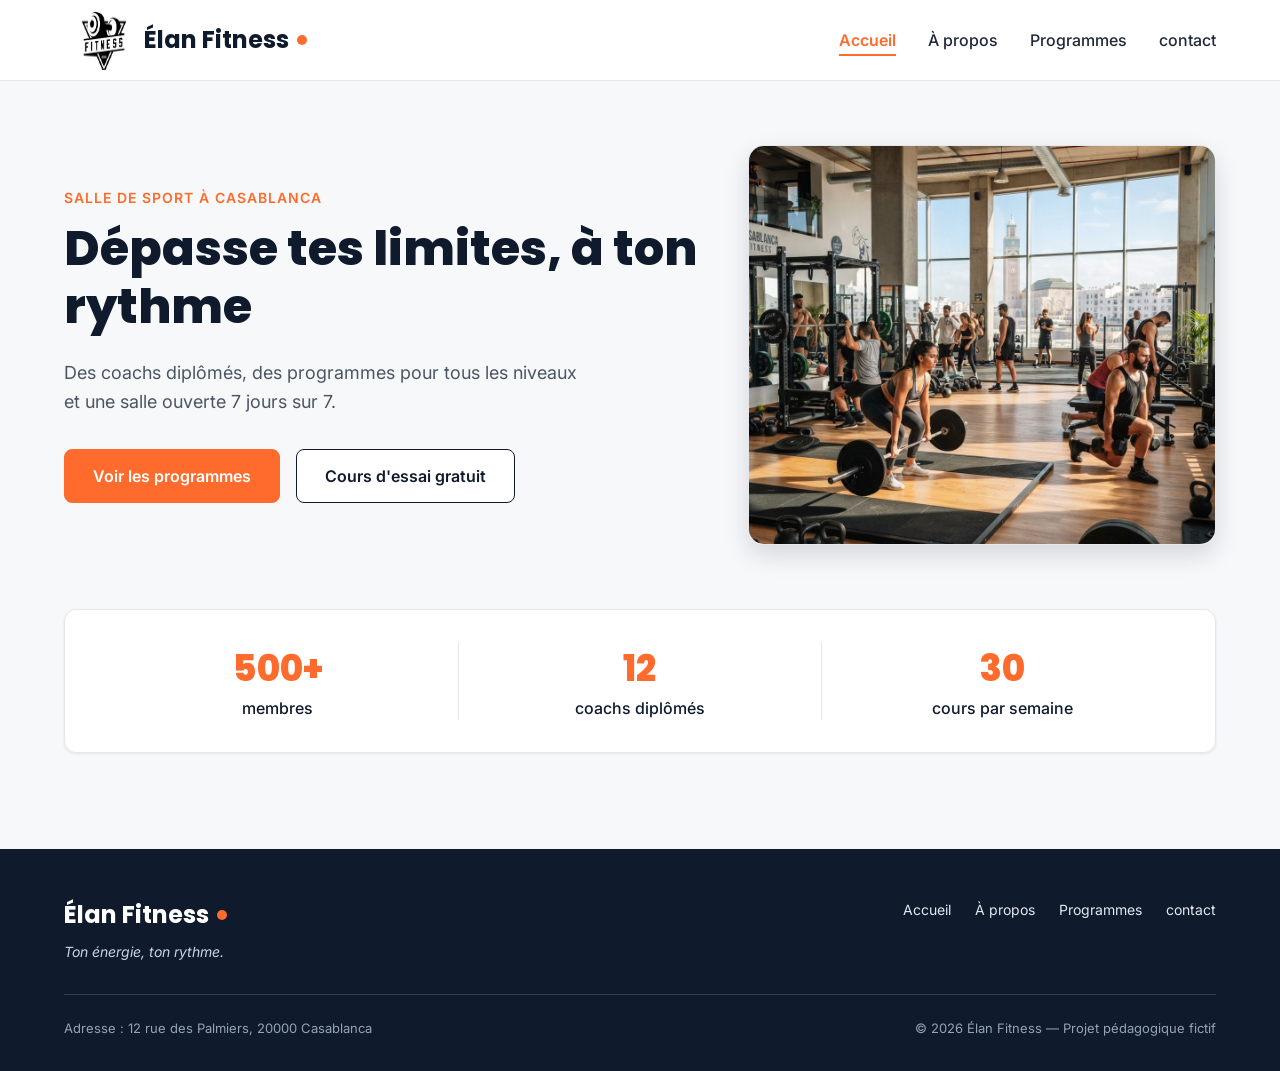
<file: index.html>
<!DOCTYPE html>
<html lang="fr">
<head>
  <meta charset="UTF-8">
  <meta name="viewport" content="width=device-width, initial-scale=1">
  <meta name="description" content="Élan Fitness, salle de sport à Casablanca : musculation, yoga, cardio et boxe fitness avec des coachs diplômés. Réservez votre cours d'essai gratuit.">
  <title>Élan Fitness | Salle de sport à Casablanca</title>

  <link rel="preconnect" href="https://fonts.googleapis.com">
  <link rel="preconnect" href="https://fonts.gstatic.com" crossorigin>
  <link href="https://fonts.googleapis.com/css2?family=Inter:wght@400;500;600&family=Poppins:wght@600;700;800&display=swap" rel="stylesheet">

  <link rel="stylesheet" href="style.css">
</head>

<body>

  <header class="en-tete">
    <div class="conteneur en-tete-contenu">
    <a href="index.html" class="logo"><img src="./img/logo.jfif" width="80px" height="60px">
Élan Fitness</a>
      <nav aria-label="Navigation principale">
        <ul class="menu">
          <li><a href="index.html" class="lien-actif">Accueil</a></li>
          <li><a href="a-proposH.html">À propos</a></li>
          <li><a href="programmesH.html">Programmes</a></li>
          <li><a href="contactH.html">contact</a></li>
        </ul>
      </nav>
    </div>
  </header>

  <main>

    <section id="accueil" class="hero">
      <div class="conteneur">

        <div class="hero-contenu">
          <div class="hero-texte">
            <p class="sur-titre">Salle de sport à Casablanca</p>
            <h1>Dépasse tes limites, à ton rythme</h1>
            <p class="hero-description">
              Des coachs diplômés, des programmes pour tous les niveaux et une salle ouverte 7 jours sur 7.
            </p>
            <div class="boutons">
              <a href="programmesH.html" class="bouton bouton-principal">Voir les programmes</a>
              <a href="contactH.html" class="bouton bouton-secondaire">Cours d'essai gratuit</a>
            </div>
          </div>

          <img class="hero-image" src="img/hero.jpg" alt="Des personnes s'entraînent dans une salle de sport lumineuse à Casablanca">
        </div>

        <div class="chiffres">
          <div class="chiffre">
            <p class="chiffre-nombre">500+</p>
            <p>membres</p>
          </div>
          <div class="chiffre">
            <p class="chiffre-nombre">12</p>
            <p>coachs diplômés</p>
          </div>
          <div class="chiffre">
            <p class="chiffre-nombre">30</p>
            <p>cours par semaine</p>
          </div>
        </div>

      </div>
    </section>
  </main>

  <footer class="pied-de-page">
    <div class="conteneur">

      <div class="pied-haut">
        <div>
          <p class="logo logo-clair">Élan Fitness</p>
          <p class="slogan">Ton énergie, ton rythme.</p>
        </div>

        <nav aria-label="Navigation du pied de page">
          <ul class="menu menu-pied">
            <li><a href="index.html">Accueil</a></li>
            <li><a href="a-proposH.html">À propos</a></li>
            <li><a href="programmesH.html">Programmes</a></li>
            <li><a href="contactH.html">contact</a></li>
          </ul>
        </nav>
      </div>

      <div class="pied-bas">
        <p>Adresse : 12 rue des Palmiers, 20000 Casablanca</p>
        <p>&copy; 2026 Élan Fitness — Projet pédagogique fictif</p>
      </div>
      

    </div>
  </footer>

</body>
</html>
</file>
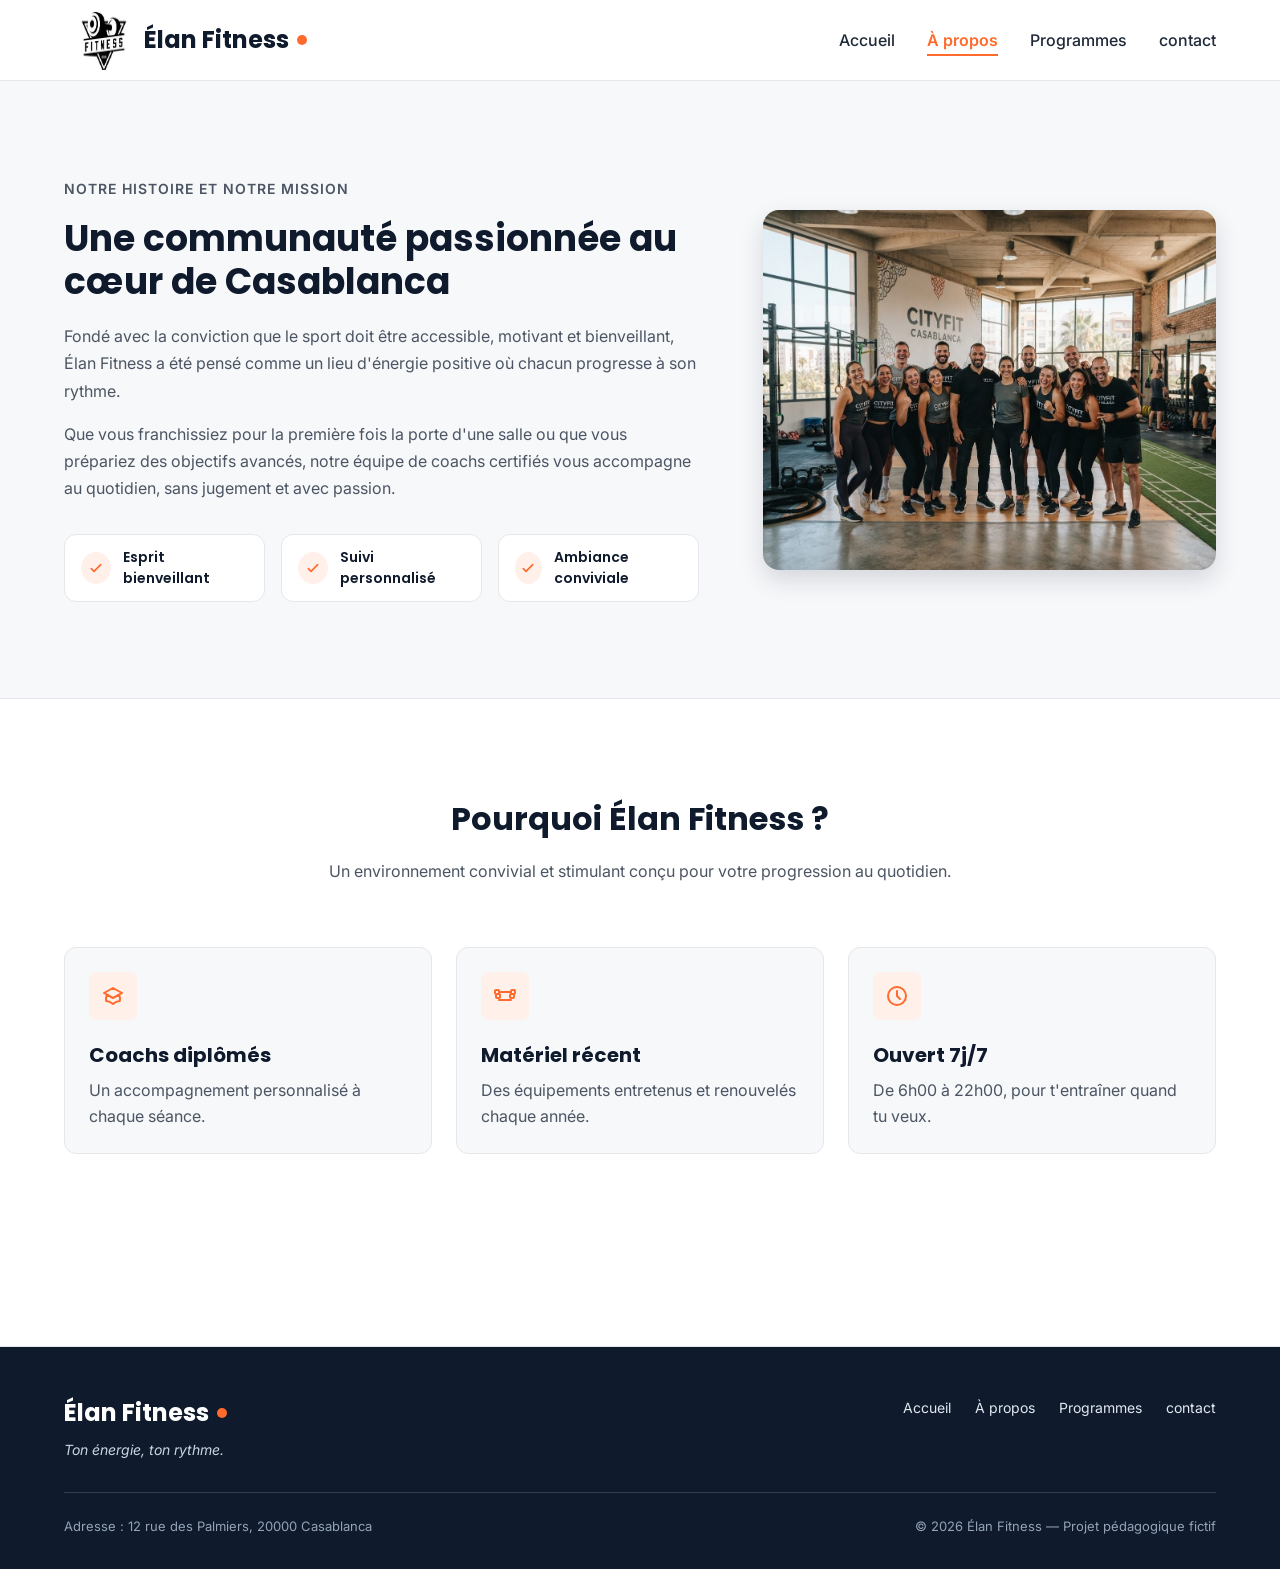
<file: a-proposH.html>
<!DOCTYPE html>
<html lang="fr">
<head>
  <meta charset="UTF-8">
  <meta name="viewport" content="width=device-width, initial-scale=1">
  <meta name="description" content="Élan Fitness, salle de sport à Casablanca : musculation, yoga, cardio et boxe fitness avec des coachs diplômés. Réservez votre cours d'essai gratuit.">
  <title>Élan Fitness | Salle de sport à Casablanca</title>

  <link rel="preconnect" href="https://fonts.googleapis.com">
  <link rel="preconnect" href="https://fonts.gstatic.com" crossorigin>
  <link href="https://fonts.googleapis.com/css2?family=Inter:wght@400;500;600&family=Poppins:wght@600;700;800&display=swap" rel="stylesheet">

  <link rel="stylesheet" href="style.css">
</head>

<body>

  <header class="en-tete">
    <div class="conteneur en-tete-contenu">
    <a href="indexHH.html" class="logo"><img src="./img/logo.jfif" width="80px" height="60px">
Élan Fitness</a>
      <nav aria-label="Navigation principale">
        <ul class="menu">
          <li><a href="index.html">Accueil</a></li>
          <li><a href="a-proposH.html" class="lien-actif">À propos</a></li>
          <li><a href="programmesH.html">Programmes</a></li>
          <li><a href="contactH.html">contact</a></li>
        </ul>
      </nav>
    </div>
  </header>

  <main>

    <section id="a-propos" class="section">
      <div class="conteneur apropos-contenu">

        <div class="apropos-texte">
          <p class="sur-titre">Notre histoire et notre mission</p>
          <h2>Une communauté passionnée au cœur de Casablanca</h2>
          <p>
            Fondé avec la conviction que le sport doit être accessible, motivant et bienveillant,
            Élan Fitness a été pensé comme un lieu d'énergie positive où chacun progresse à son rythme.
          </p>
          <p>
            Que vous franchissiez pour la première fois la porte d'une salle ou que vous prépariez des
            objectifs avancés, notre équipe de coachs certifiés vous accompagne au quotidien, sans
            jugement et avec passion.
          </p>

          <ul class="valeurs">
            <li class="valeur">
              <div class="icone icone-petite"><img src="img/icone-check.svg" alt=""></div>
              <span>Esprit bienveillant</span>
            </li>
            <li class="valeur">
              <div class="icone icone-petite"><img src="img/icone-check.svg" alt=""></div>
              <span>Suivi personnalisé</span>
            </li>
            <li class="valeur">
              <div class="icone icone-petite"><img src="img/icone-check.svg" alt=""></div>
              <span>Ambiance conviviale</span>
            </li>
          </ul>
        </div>

        <img class="apropos-image" src="img/equipe.jpg" alt="L'équipe de coachs d'Élan Fitness réunie dans la salle">

      </div>
    </section>
          <section class="section section-blanche">
      <div class="conteneur">

        <div class="section-titre">
          <h2>Pourquoi Élan Fitness ?</h2>
          <p>Un environnement convivial et stimulant conçu pour votre progression au quotidien.</p>
        </div>

        <div class="cartes">
          <article class="carte carte-avantage">
            <div class="icone"><img src="img/icone-coach.svg" alt=""></div>
            <h3>Coachs diplômés</h3>
            <p>Un accompagnement personnalisé à chaque séance.</p>
          </article>

          <article class="carte carte-avantage">
            <div class="icone"><img src="img/icone-materiel.svg" alt=""></div>
            <h3>Matériel récent</h3>
            <p>Des équipements entretenus et renouvelés chaque année.</p>
          </article>

          <article class="carte carte-avantage">
            <div class="icone"><img src="img/icone-horloge.svg" alt=""></div>
            <h3>Ouvert 7j/7</h3>
            <p>De 6h00 à 22h00, pour t'entraîner quand tu veux.</p>
          </article>
        </div>
        <div class="formules">
      </div>
    </section>
  </main>

  <footer class="pied-de-page">
    <div class="conteneur">

      <div class="pied-haut">
        <div>
          <p class="logo logo-clair">Élan Fitness</p>
          <p class="slogan">Ton énergie, ton rythme.</p>
        </div>

        <nav aria-label="Navigation du pied de page">
          <ul class="menu menu-pied">
            <li><a href="index.html">Accueil</a></li>
            <li><a href="a-proposH.html">À propos</a></li>
            <li><a href="programmesH.html">Programmes</a></li>
            <li><a href="contactH.html">contact</a></li>
          </ul>
        </nav>
      </div>

      <div class="pied-bas">
        <p>Adresse : 12 rue des Palmiers, 20000 Casablanca</p>
        <p>&copy; 2026 Élan Fitness — Projet pédagogique fictif</p>
      </div>

    </div>
  </footer>

</body>
</html>
</file>
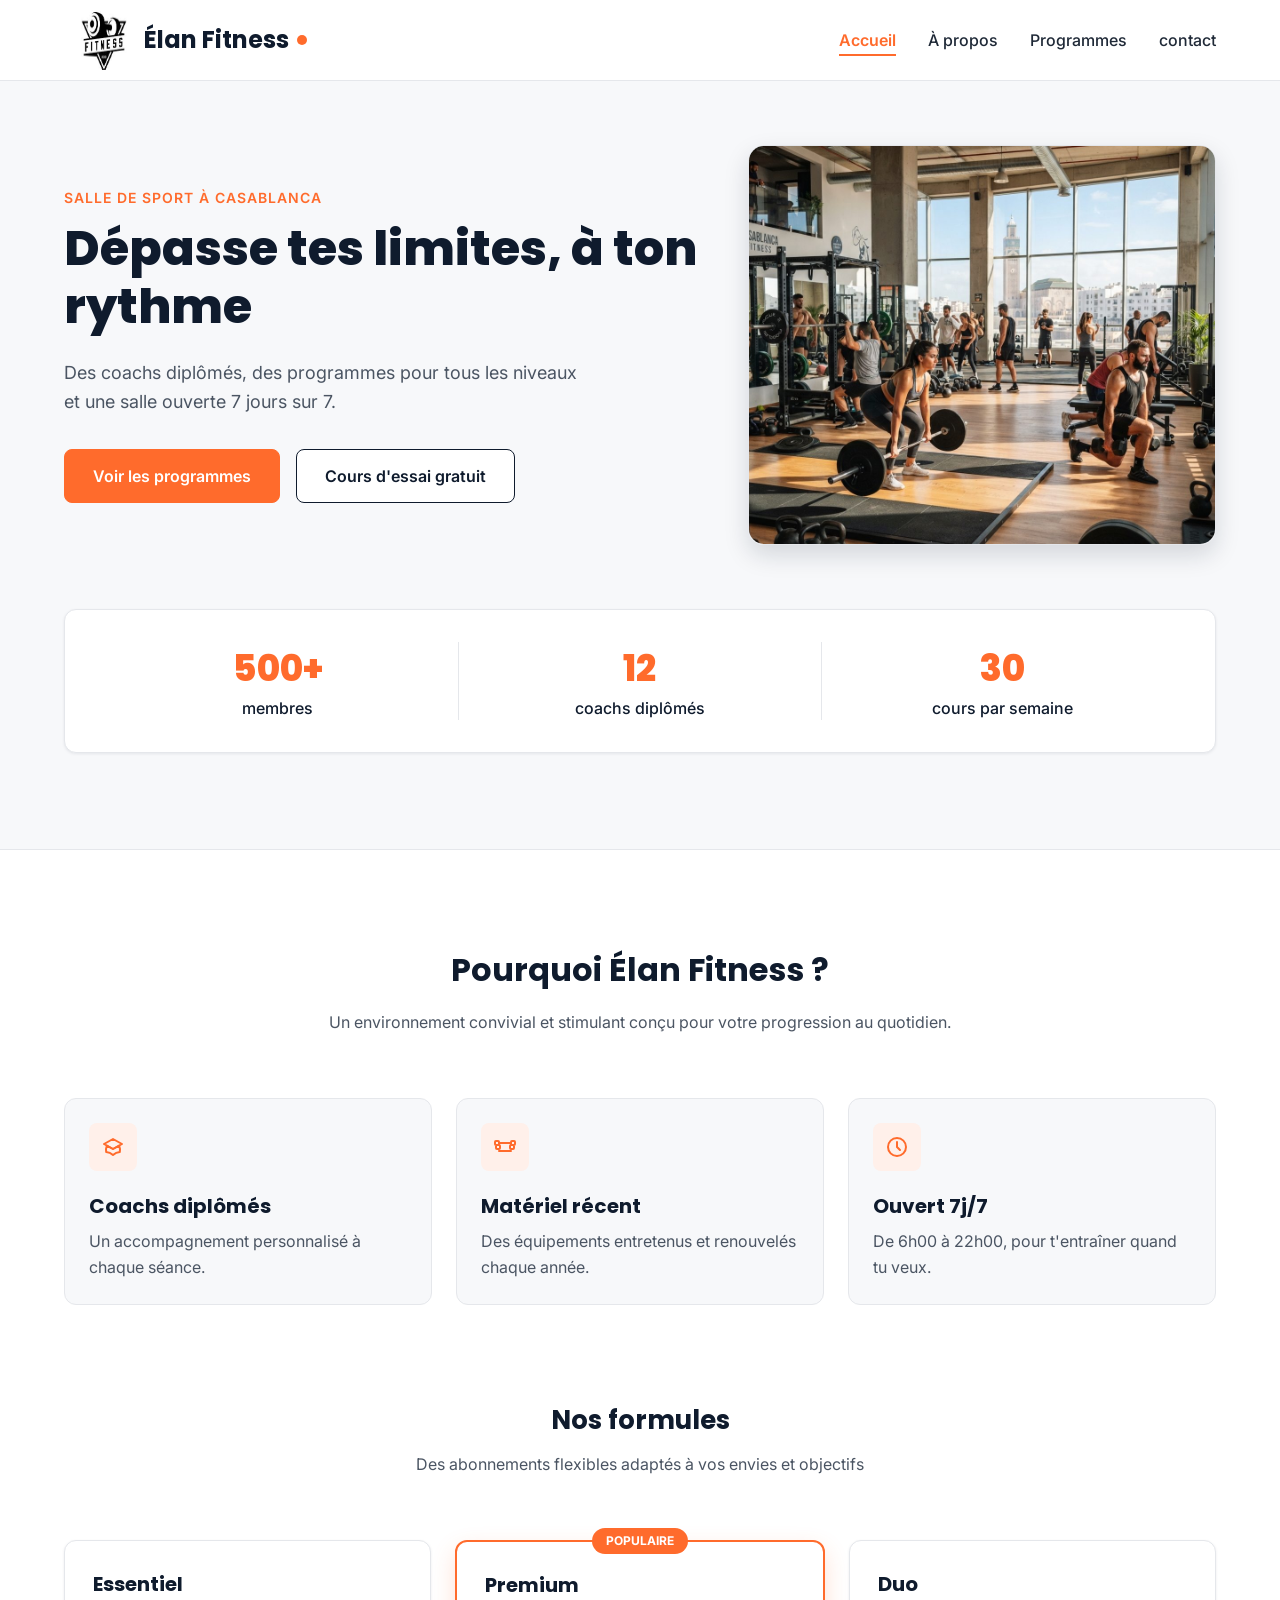
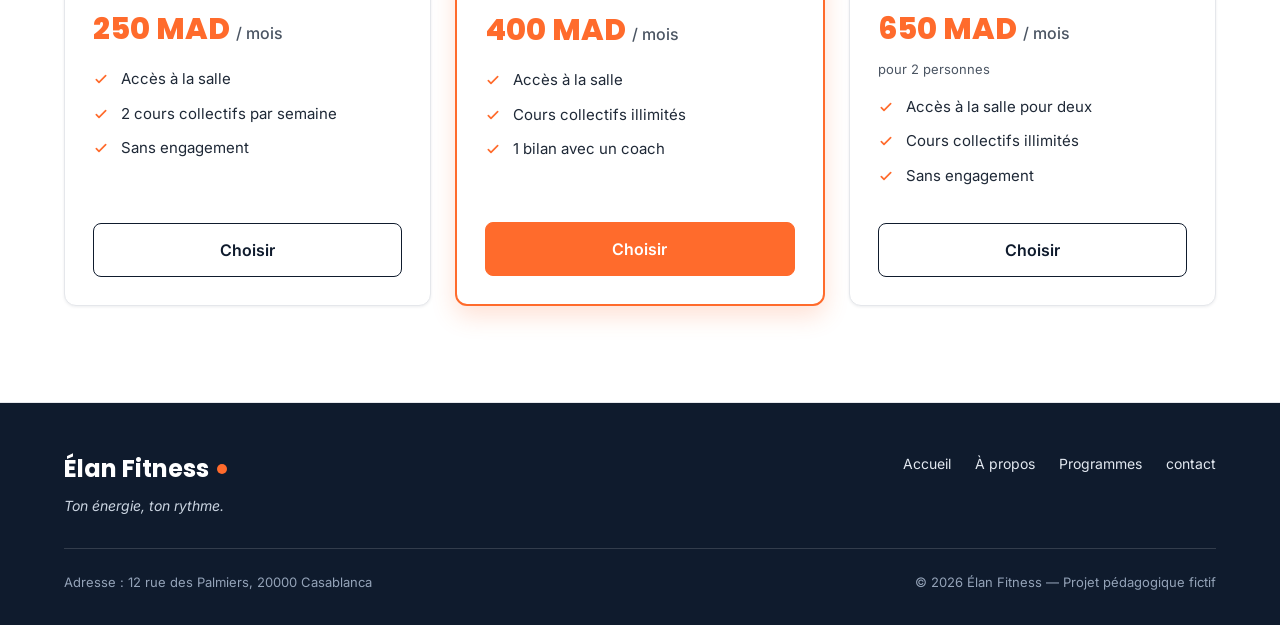
<file: accueilH.html>
<!DOCTYPE html>
<html lang="fr">
<head>
  <meta charset="UTF-8">
  <meta name="viewport" content="width=device-width, initial-scale=1">
  <meta name="description" content="Élan Fitness, salle de sport à Casablanca : musculation, yoga, cardio et boxe fitness avec des coachs diplômés. Réservez votre cours d'essai gratuit.">
  <title>Élan Fitness | Salle de sport à Casablanca</title>

  <link rel="preconnect" href="https://fonts.googleapis.com">
  <link rel="preconnect" href="https://fonts.gstatic.com" crossorigin>
  <link href="https://fonts.googleapis.com/css2?family=Inter:wght@400;500;600&family=Poppins:wght@600;700;800&display=swap" rel="stylesheet">

  <link rel="stylesheet" href="style.css">
</head>

<body>

  <header class="en-tete">
    <div class="conteneur en-tete-contenu">
    <a href="indexHH.html" class="logo"><img src="./img/logo.jfif" width="80px" height="60px">
Élan Fitness</a>
      <nav aria-label="Navigation principale">
        <ul class="menu">
          <li><a href="accueilH.html" class="lien-actif">Accueil</a></li>
          <li><a href="a-proposH.html">À propos</a></li>
          <li><a href="programmesH.html">Programmes</a></li>
          <li><a href="contactH.html">contact</a></li>
        </ul>
      </nav>
    </div>
  </header>

  <main>

    <section id="accueil" class="hero">
      <div class="conteneur">

        <div class="hero-contenu">
          <div class="hero-texte">
            <p class="sur-titre">Salle de sport à Casablanca</p>
            <h1>Dépasse tes limites, à ton rythme</h1>
            <p class="hero-description">
              Des coachs diplômés, des programmes pour tous les niveaux et une salle ouverte 7 jours sur 7.
            </p>
            <div class="boutons">
              <a href="programmesH.html" class="bouton bouton-principal">Voir les programmes</a>
              <a href="contactH.html" class="bouton bouton-secondaire">Cours d'essai gratuit</a>
            </div>
          </div>

          <img class="hero-image" src="img/hero.jpg" alt="Des personnes s'entraînent dans une salle de sport lumineuse à Casablanca">
        </div>

        <div class="chiffres">
          <div class="chiffre">
            <p class="chiffre-nombre">500+</p>
            <p>membres</p>
          </div>
          <div class="chiffre">
            <p class="chiffre-nombre">12</p>
            <p>coachs diplômés</p>
          </div>
          <div class="chiffre">
            <p class="chiffre-nombre">30</p>
            <p>cours par semaine</p>
          </div>
        </div>

      </div>
    </section>

    <section class="section section-blanche">
      <div class="conteneur">

        <div class="section-titre">
          <h2>Pourquoi Élan Fitness ?</h2>
          <p>Un environnement convivial et stimulant conçu pour votre progression au quotidien.</p>
        </div>

        <div class="cartes">
          <article class="carte carte-avantage">
            <div class="icone"><img src="img/icone-coach.svg" alt=""></div>
            <h3>Coachs diplômés</h3>
            <p>Un accompagnement personnalisé à chaque séance.</p>
          </article>

          <article class="carte carte-avantage">
            <div class="icone"><img src="img/icone-materiel.svg" alt=""></div>
            <h3>Matériel récent</h3>
            <p>Des équipements entretenus et renouvelés chaque année.</p>
          </article>

          <article class="carte carte-avantage">
            <div class="icone"><img src="img/icone-horloge.svg" alt=""></div>
            <h3>Ouvert 7j/7</h3>
            <p>De 6h00 à 22h00, pour t'entraîner quand tu veux.</p>
          </article>
        </div>
        <div class="formules">

          <div class="section-titre">
            <h3>Nos formules</h3>
            <p>Des abonnements flexibles adaptés à vos envies et objectifs</p>
          </div>

          <div class="cartes">

            <article class="carte formule">
              <h4>Essentiel</h4>
              <p class="prix">250 MAD <span>/ mois</span></p>
              <ul class="formule-liste">
                <li>Accès à la salle</li>
                <li>2 cours collectifs par semaine</li>
                <li>Sans engagement</li>
              </ul>
              <a href="contactH.html" class="bouton bouton-secondaire">Choisir</a>
            </article>

            <article class="carte formule formule-populaire">
              <p class="badge-populaire">Populaire</p>
              <h4>Premium</h4>
              <p class="prix">400 MAD <span>/ mois</span></p>
              <ul class="formule-liste">
                <li>Accès à la salle</li>
                <li>Cours collectifs illimités</li>
                <li>1 bilan avec un coach</li>
              </ul>
              <a href="contactH.html" class="bouton bouton-principal">Choisir</a>
            </article>

            <article class="carte formule">
              <h4>Duo</h4>
              <p class="prix">650 MAD <span>/ mois</span></p>
              <p class="prix-note">pour 2 personnes</p>
              <ul class="formule-liste">
                <li>Accès à la salle pour deux</li>
                <li>Cours collectifs illimités</li>
                <li>Sans engagement</li>
              </ul>
              <a href="contactH.html" class="bouton bouton-secondaire">Choisir</a>
            </article>

          </div>

      </div>
    </section>

  </main>

  <footer class="pied-de-page">
    <div class="conteneur">

      <div class="pied-haut">
        <div>
          <p class="logo logo-clair">Élan Fitness</p>
          <p class="slogan">Ton énergie, ton rythme.</p>
        </div>

        <nav aria-label="Navigation du pied de page">
          <ul class="menu menu-pied">
            <li><a href="accueilH.html">Accueil</a></li>
            <li><a href="a-proposH.html">À propos</a></li>
            <li><a href="programmesH.html">Programmes</a></li>
            <li><a href="contactH.html">contact</a></li>
          </ul>
        </nav>
      </div>

      <div class="pied-bas">
        <p>Adresse : 12 rue des Palmiers, 20000 Casablanca</p>
        <p>&copy; 2026 Élan Fitness — Projet pédagogique fictif</p>
      </div>
      

    </div>
  </footer>

</body>
</html>
</file>
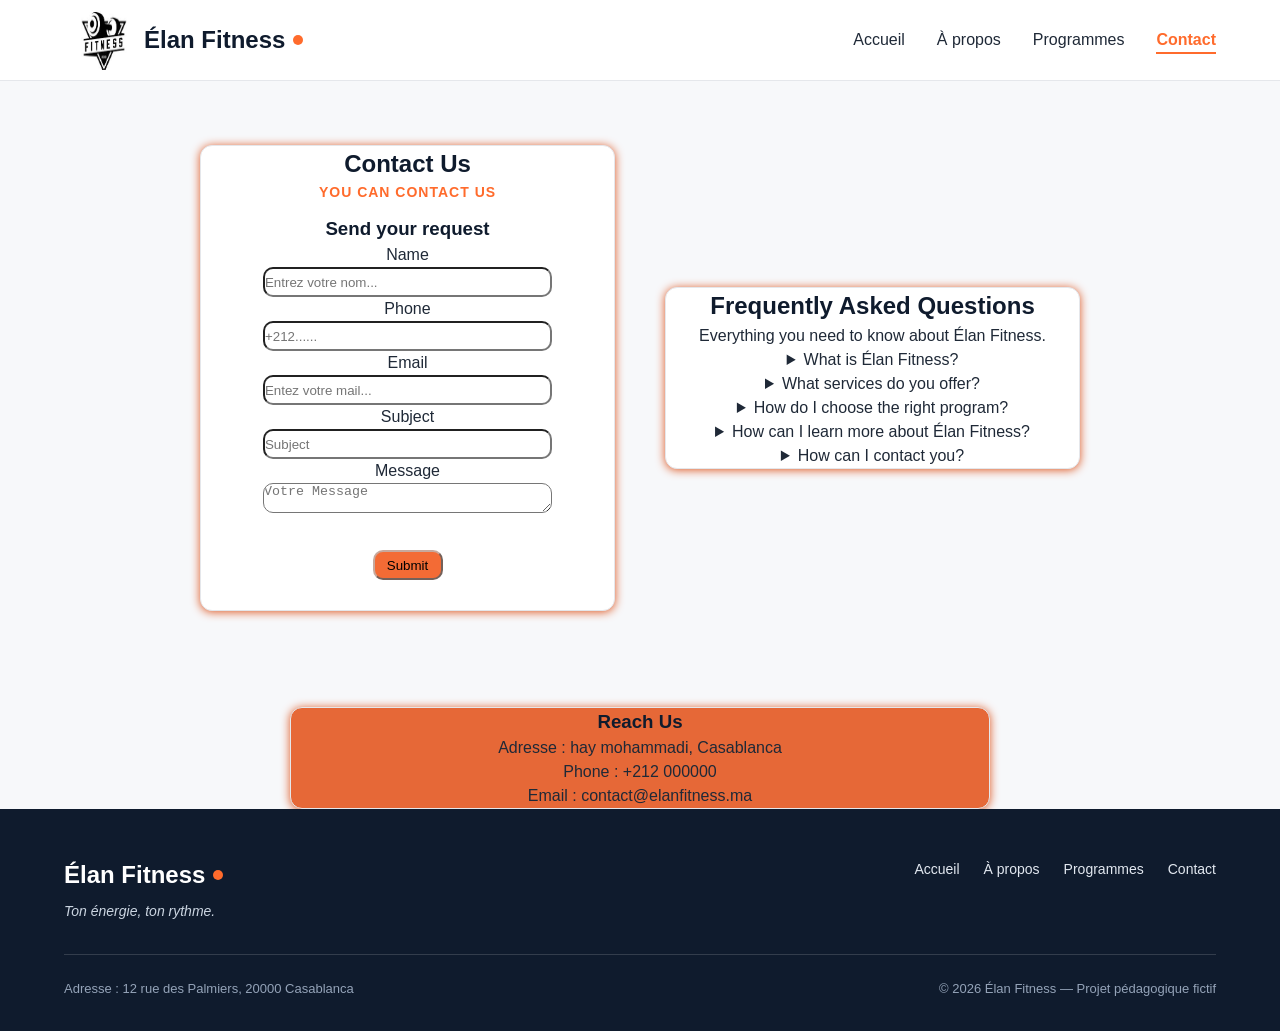
<file: contactH.html>
<!DOCTYPE html>
<html lang="fr">
<head>
  <meta charset="UTF-8">
  <meta name="viewport" content="width=device-width, initial-scale=1">
  <title>Contact us</title>
  <link rel="stylesheet" href="style.css">
</head>
<body>

  <header class="en-tete">
    <div class="conteneur en-tete-contenu">
    <a href="index.html" class="logo"><img src="./img/logo.jfif" width="80px" height="60px">
Élan Fitness</a>      
      <nav aria-label="Navigation principale">
        <ul class="menu">
          <li><a href="index.html">Accueil</a></li>
          <li><a href="a-proposH.html">À propos</a></li>
          <li><a href="programmesH.html">Programmes</a></li>
          <li><a href="contactH.html" class="lien-actif">Contact</a></li>
        </ul>
      </nav>
    </div>
  </header>
  
  
<center>
  <main class="container">
    <section class="hero">
    <div class="contact-box">
   
      <div class="contact-left">
    <h1>Contact Us</h1>
    <p class="sur-titre">You can contact us</p>
   
    
        <h3>Send your request</h3>
        <form>
          <div class="input-row">
            
              <label for="name">Name</label>
<center>              <input type="text" id="name" placeholder="Entrez votre nom...">
</center>            
            
              <label for="phone">Phone</label>
<center>              <input type="text" id="phone" placeholder="+212......">
</center>            
          
         
              <label for="email">Email</label>
<center>              <input type="email" id="email" placeholder="Entez votre mail...">
</center>            
           
           
              <label for="subject">Subject</label>
<center>              <input type="text" id="subject" placeholder="Subject">
</center>            
          </div>

          
            <label for="message">Message</label>
<center>            <textarea name="Message" id="" placeholder="Votre Message"></textarea>
</center>          
          <button type="submit" class="btn"> Submit </button>
          </div>
          
        
    <div class="faq-container">
            <h2>Frequently Asked Questions</h2>
            <p class="faq-intro">
      Everything you need to know about Élan Fitness.
    </p>
     <details class="faq-item">
      <summary>What is Élan Fitness?</summary>
      <p>
        Élan Fitness is a fitness space dedicated to sport,
        well-being, and helping you reach your personal goals.
      </p>
    </details>

    <details class="faq-item">
      <summary>What services do you offer?</summary>
      <p>
        Explore our programs and offers to find the activities
        that best match your fitness goals and needs.
      </p>
    </details>

    <details class="faq-item">
      <summary>How do I choose the right program?</summary>
      <p>
        Visit our Programs page to discover the available options
        and choose the one that suits your objectives.
      </p>
    </details>

    <details class="faq-item">
      <summary>How can I learn more about Élan Fitness?</summary>
      <p>
        Visit our About page to learn more about our vision,
        values, and approach to fitness.
      </p>
    </details>

    <details class="faq-item">
      <summary>How can I contact you?</summary>
      <p>
        Visit our Contact page to find our contact information
        and learn how to get in touch with our team.
      </p>
      
        </form>
      </div>
    </div>   
  
    
    </section>
     
  </main>

  
  
  <div class="contact-right">
        <h3>Reach Us</h3>
        <p>Adresse : hay mohammadi, Casablanca</p>
        <p>Phone : +212 000000</p>
        <p>Email : contact@elanfitness.ma</p>
      </div>
  </center>
  </div>

  <footer class="pied-de-page">
    <div class="conteneur">
      <div class="pied-haut">
        <div>
          <p class="logo logo-clair">Élan Fitness</p>
          <p class="slogan">Ton énergie, ton rythme.</p>
        </div>
        <nav aria-label="Navigation du pied de page">
          <ul class="menu menu-pied">
            <li><a href="index.html">Accueil</a></li>
            <li><a href="a-proposH.html">À propos</a></li>
            <li><a href="programmesH.html">Programmes</a></li>
            <li><a href="contactH.html">Contact</a></li>
          </ul>
        </nav>
      </div>
      <div class="pied-bas">
        <p>Adresse : 12 rue des Palmiers, 20000 Casablanca</p>
        <p>&copy; 2026 Élan Fitness — Projet pédagogique fictif</p>
      </div>
    </div>
  </footer>

</body>
</html>
</file>
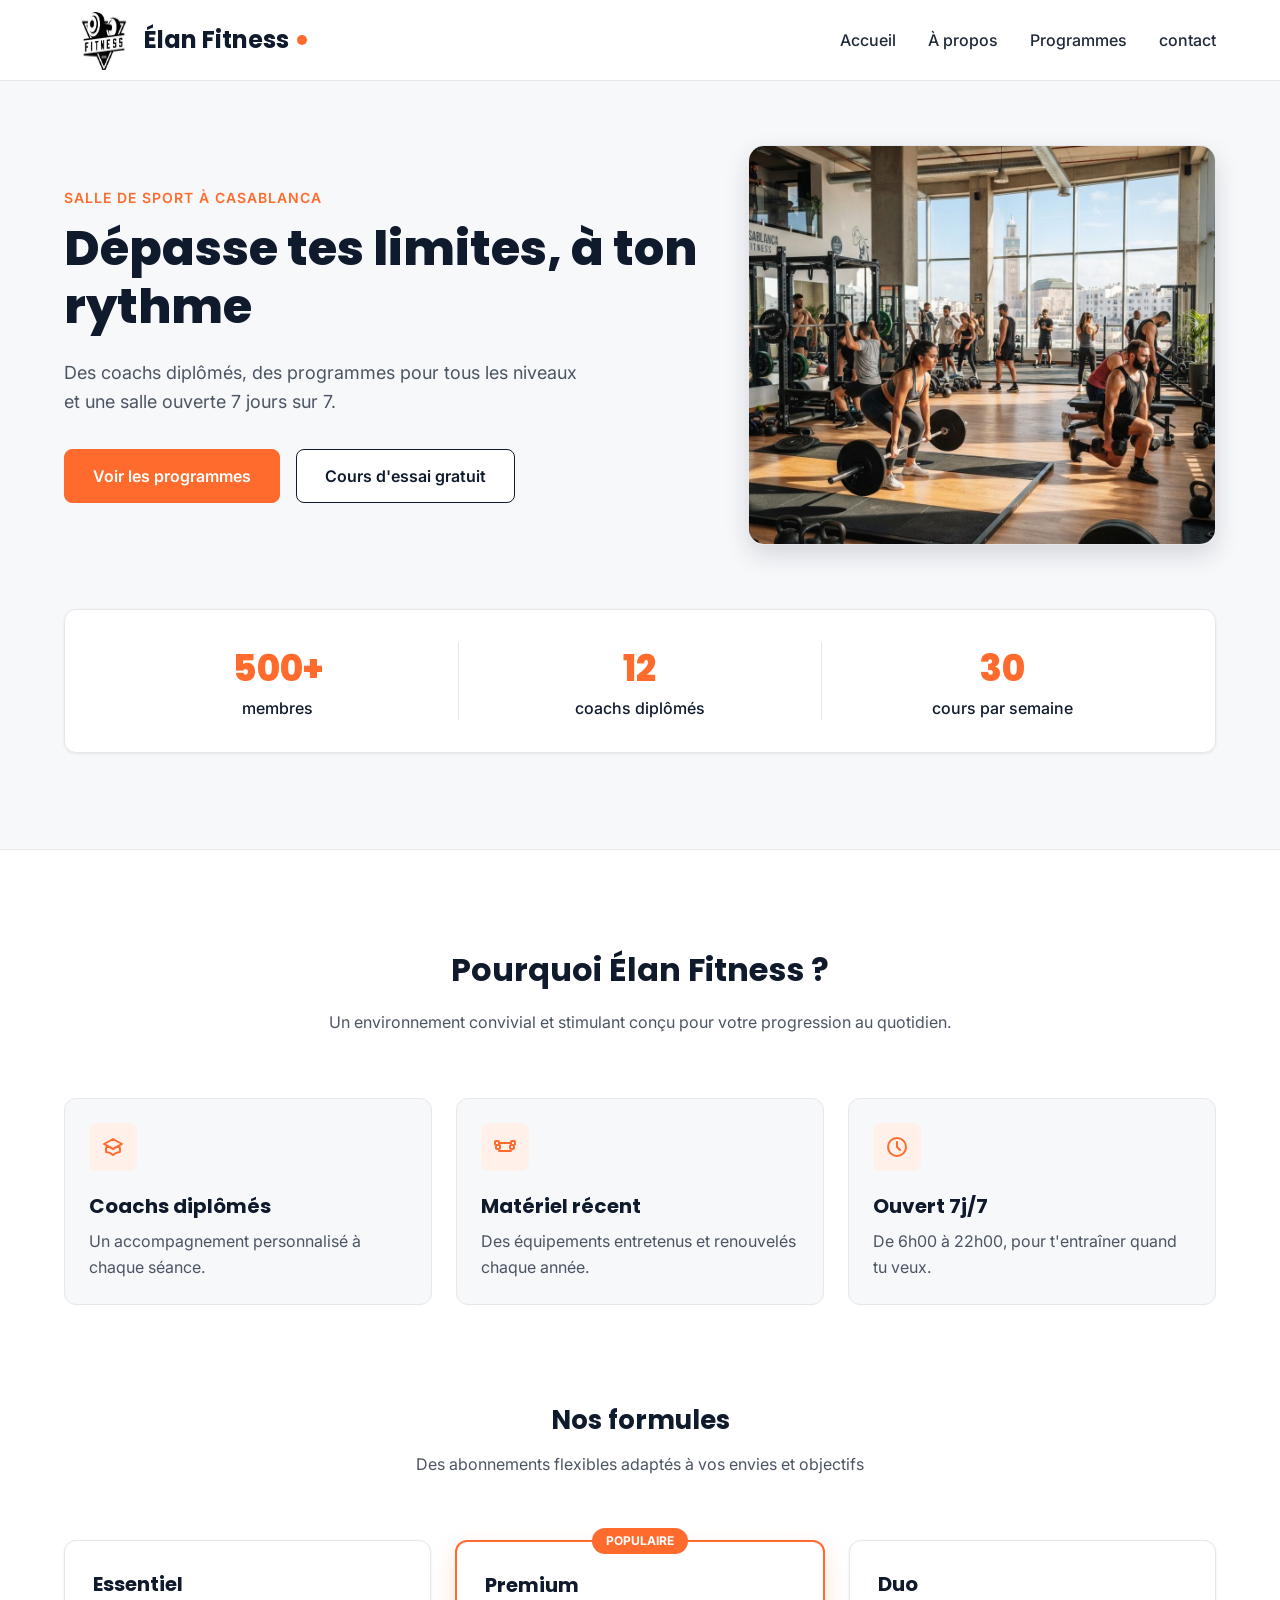
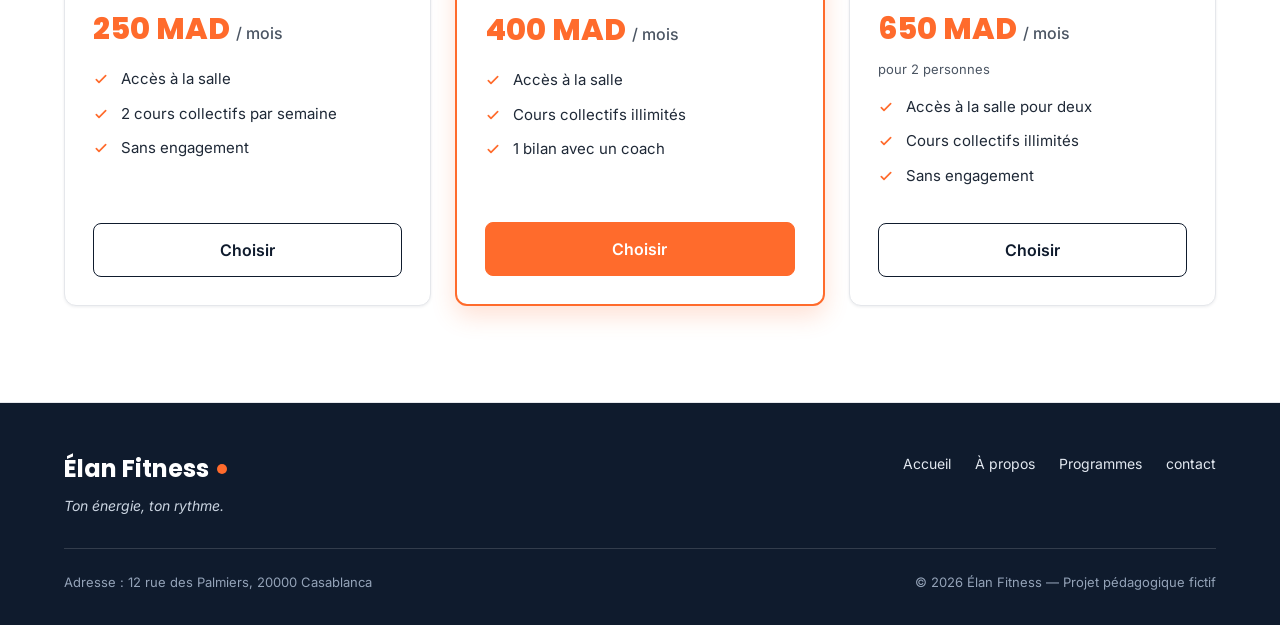
<file: indexHH.html>
<!DOCTYPE html>
<html lang="fr">
<head>
  <meta charset="UTF-8">
  <meta name="viewport" content="width=device-width, initial-scale=1">
  <meta name="description" content="Élan Fitness, salle de sport à Casablanca : musculation, yoga, cardio et boxe fitness avec des coachs diplômés. Réservez votre cours d'essai gratuit.">
  <title>Élan Fitness | Salle de sport à Casablanca</title>
  
  <link rel="preconnect" href="https://fonts.googleapis.com">
  <link rel="preconnect" href="https://fonts.gstatic.com" crossorigin>
  <link href="https://fonts.googleapis.com/css2?family=Inter:wght@400;500;600&family=Poppins:wght@600;700;800&display=swap" rel="stylesheet">

  <link rel="stylesheet" href="style.css">
</head>

<body>

  <header class="en-tete">
    <div class="conteneur en-tete-contenu">
    <a href="index.html" class="logo"><img src="./img/logo.jfif" width="80px" height="60px">Élan Fitness</a>

      <nav aria-label="Navigation principale">
        <ul class="menu">
          <li><a href="accueilH.html">Accueil</a></li>
          <li><a href="a-proposH.html">À propos</a></li>
          <li><a href="programmesH.html">Programmes</a></li>
          <li><a href="contactH.html">contact</a></li>
        </ul>
      </nav>
    </div>
  </header>

  <main>

    <section id="accueil" class="hero">
      <div class="conteneur">

        <div class="hero-contenu">
          <div class="hero-texte">
            <p class="sur-titre">Salle de sport à Casablanca</p>
            <h1>Dépasse tes limites, à ton rythme</h1>
            <p class="hero-description">
              Des coachs diplômés, des programmes pour tous les niveaux et une salle ouverte 7 jours sur 7.
            </p>
            <div class="boutons">
              <a href="programmesH.html" class="bouton bouton-principal">Voir les programmes</a>
              <a href="contactH.html" class="bouton bouton-secondaire">Cours d'essai gratuit</a>
            </div>
          </div>

          <img class="hero-image" src="img/hero.jpg" alt="Des personnes s'entraînent dans une salle de sport lumineuse à Casablanca">
        </div>

        <div class="chiffres">
          <div class="chiffre">
            <p class="chiffre-nombre">500+</p>
            <p>membres</p>
          </div>
          <div class="chiffre">
            <p class="chiffre-nombre">12</p>
            <p>coachs diplômés</p>
          </div>
          <div class="chiffre">
            <p class="chiffre-nombre">30</p>
            <p>cours par semaine</p>
          </div>
        </div>

      </div>
    </section>

    <section class="section section-blanche">
      <div class="conteneur">

        <div class="section-titre">
          <h2>Pourquoi Élan Fitness ?</h2>
          <p>Un environnement convivial et stimulant conçu pour votre progression au quotidien.</p>
        </div>

        <div class="cartes">
          <article class="carte carte-avantage">
            <div class="icone"><img src="img/icone-coach.svg" alt=""></div>
            <h3>Coachs diplômés</h3>
            <p>Un accompagnement personnalisé à chaque séance.</p>
          </article>

          <article class="carte carte-avantage">
            <div class="icone"><img src="img/icone-materiel.svg" alt=""></div>
            <h3>Matériel récent</h3>
            <p>Des équipements entretenus et renouvelés chaque année.</p>
          </article>

          <article class="carte carte-avantage">
            <div class="icone"><img src="img/icone-horloge.svg" alt=""></div>
            <h3>Ouvert 7j/7</h3>
            <p>De 6h00 à 22h00, pour t'entraîner quand tu veux.</p>
          </article>
        </div>
        <div class="formules">

          <div class="section-titre">
            <h3>Nos formules</h3>
            <p>Des abonnements flexibles adaptés à vos envies et objectifs</p>
          </div>

          <div class="cartes">

            <article class="carte formule">
              <h4>Essentiel</h4>
              <p class="prix">250 MAD <span>/ mois</span></p>
              <ul class="formule-liste">
                <li>Accès à la salle</li>
                <li>2 cours collectifs par semaine</li>
                <li>Sans engagement</li>
              </ul>
              <a href="contactH.html" class="bouton bouton-secondaire">Choisir</a>
            </article>

            <article class="carte formule formule-populaire">
              <p class="badge-populaire">Populaire</p>
              <h4>Premium</h4>
              <p class="prix">400 MAD <span>/ mois</span></p>
              <ul class="formule-liste">
                <li>Accès à la salle</li>
                <li>Cours collectifs illimités</li>
                <li>1 bilan avec un coach</li>
              </ul>
              <a href="contactH.html" class="bouton bouton-principal">Choisir</a>
            </article>

            <article class="carte formule">
              <h4>Duo</h4>
              <p class="prix">650 MAD <span>/ mois</span></p>
              <p class="prix-note">pour 2 personnes</p>
              <ul class="formule-liste">
                <li>Accès à la salle pour deux</li>
                <li>Cours collectifs illimités</li>
                <li>Sans engagement</li>
              </ul>
              <a href="contactH.html" class="bouton bouton-secondaire">Choisir</a>
            </article>

          </div>

      </div>
    </section>

   
  </main>

  <footer class="pied-de-page">
    <div class="conteneur">

      <div class="pied-haut">
        <div>
          <p class="logo logo-clair">Élan Fitness</p>
          <p class="slogan">Ton énergie, ton rythme.</p>
        </div>

        <nav aria-label="Navigation du pied de page">
          <ul class="menu menu-pied">
            <li><a href="accueilH.html">Accueil</a></li>
            <li><a href="a-proposH.html">À propos</a></li>
            <li><a href="programmesH.html">Programmes</a></li>
            <li><a href="contact.html">contact</a></li>
          </ul>
        </nav>
      </div>

      <div class="pied-bas">
        <p>Adresse : 12 rue des Palmiers, 20000 Casablanca</p>
        <p>&copy; 2026 Élan Fitness — Projet pédagogique fictif</p>
      </div>

    </div>
  </footer>

</body>
</html>
</file>
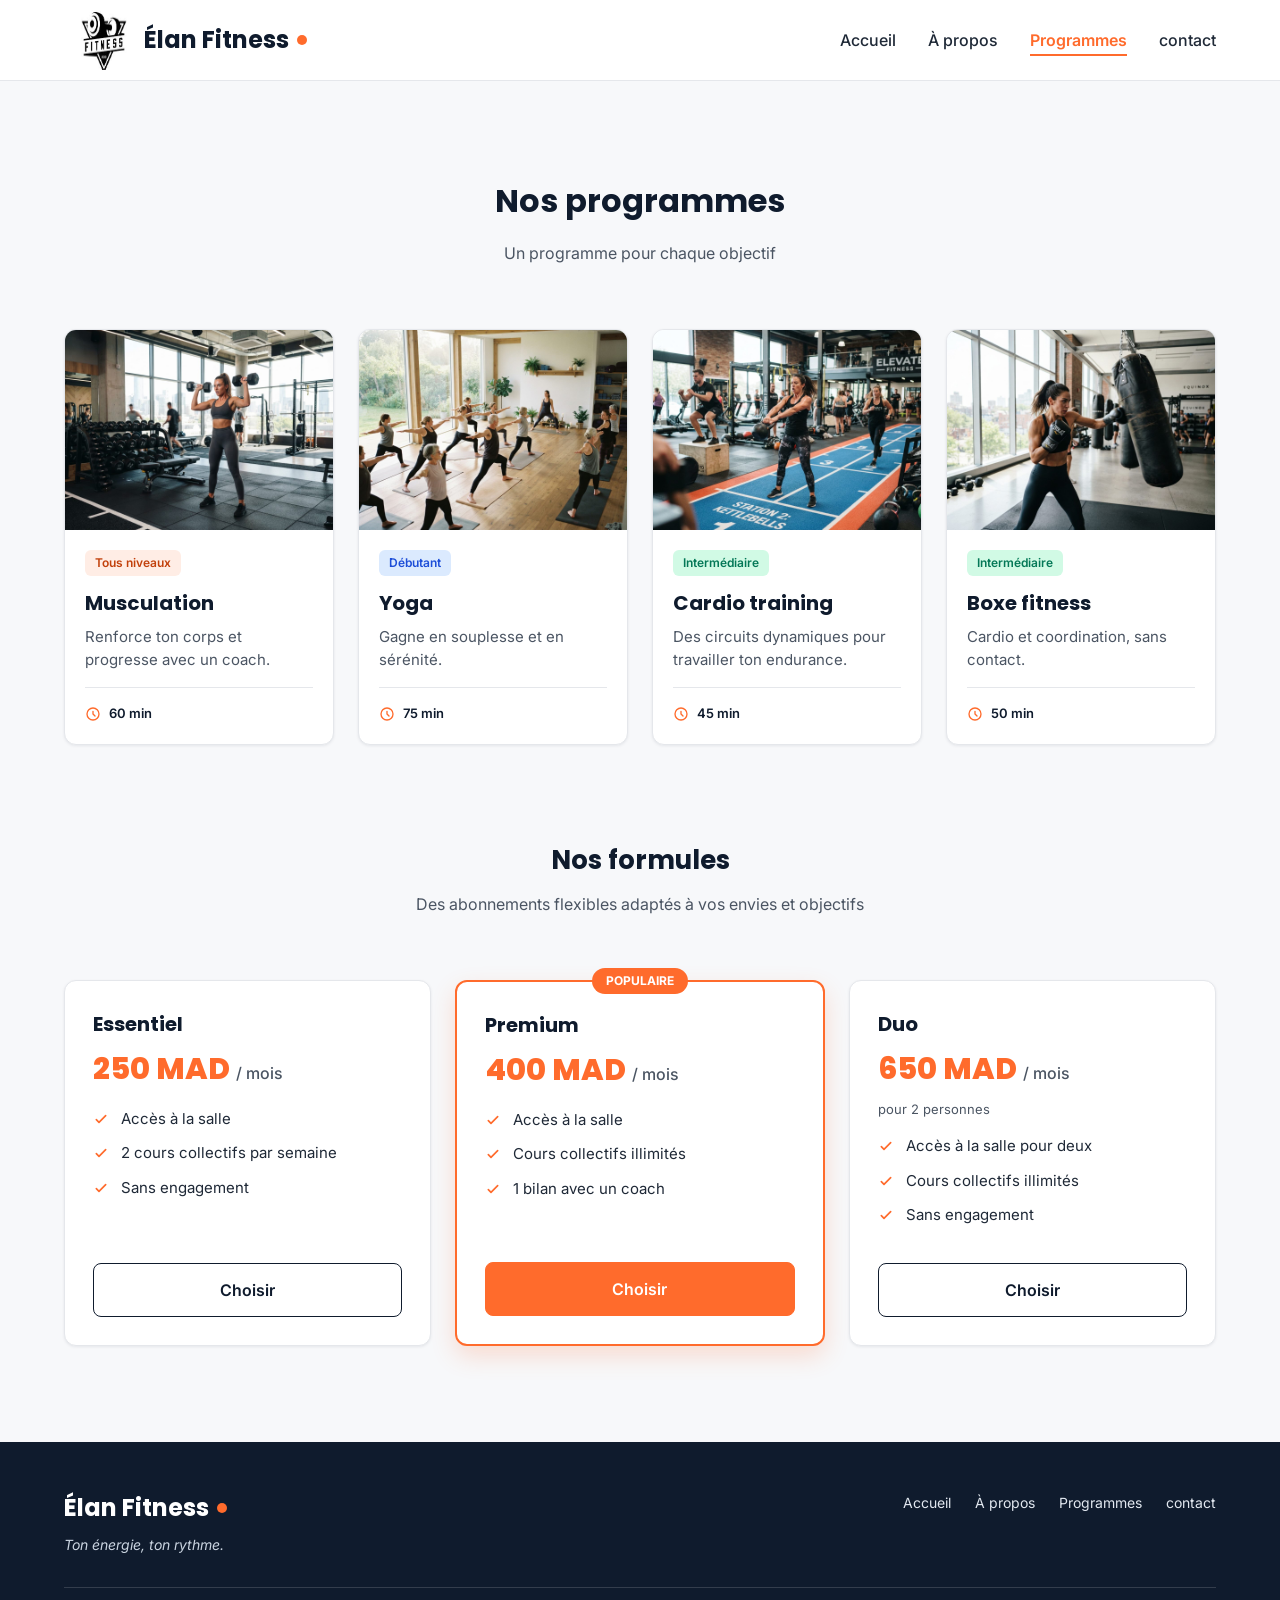
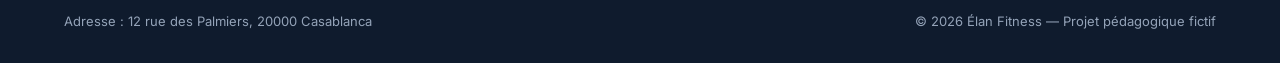
<file: programmesH.html>
<!DOCTYPE html>
<html lang="fr">
<head>
  <meta charset="UTF-8">
  <meta name="viewport" content="width=device-width, initial-scale=1">
  <meta name="description" content="Élan Fitness, salle de sport à Casablanca : musculation, yoga, cardio et boxe fitness avec des coachs diplômés. Réservez votre cours d'essai gratuit.">
  <title>Élan Fitness | Salle de sport à Casablanca</title>

  <link rel="preconnect" href="https://fonts.googleapis.com">
  <link rel="preconnect" href="https://fonts.gstatic.com" crossorigin>
  <link href="https://fonts.googleapis.com/css2?family=Inter:wght@400;500;600&family=Poppins:wght@600;700;800&display=swap" rel="stylesheet">

  <link rel="stylesheet" href="style.css">
</head>

<body>

  <header class="en-tete">
    <div class="conteneur en-tete-contenu">
    <a href="index.html" class="logo"><img src="./img/logo.jfif" width="80px" height="60px">
Élan Fitness</a>
      <nav aria-label="Navigation principale">
        <ul class="menu">
          <li><a href="index.html">Accueil</a></li>
          <li><a href="a-proposH.html">À propos</a></li>
          <li><a href="programmesH.html" class="lien-actif">Programmes</a></li>
          <li><a href="contactH.html">contact</a></li>
        </ul>
      </nav>
    </div>
  </header>

  <main>

    <section id="programmes" class="section">
      <div class="conteneur">

        <div class="section-titre">
          <h2>Nos programmes</h2>
          <p>Un programme pour chaque objectif</p>
        </div>

        <div class="cartes">

          <article class="carte carte-programme">
            <img src="img/musculation.jpg" alt="Une sportive soulève des haltères dans l'espace musculation">
            <div class="programme-corps">
              <span class="etiquette etiquette-orange">Tous niveaux</span>
              <h3>Musculation</h3>
              <p>Renforce ton corps et progresse avec un coach.</p>
              <p class="duree"><img src="img/icone-duree.svg" alt="">60 min</p>
            </div>
          </article>

          <article class="carte carte-programme">
            <img src="img/yoga.jpg" alt="Un groupe pratique le yoga sur des tapis dans une salle lumineuse">
            <div class="programme-corps">
              <span class="etiquette etiquette-bleue">Débutant</span>
              <h3>Yoga</h3>
              <p>Gagne en souplesse et en sérénité.</p>
              <p class="duree"><img src="img/icone-duree.svg" alt="">75 min</p>
            </div>
          </article>

          <article class="carte carte-programme">
            <img src="img/cardio.jpg" alt="Des sportifs suivent un circuit de cardio training avec des kettlebells">
            <div class="programme-corps">
              <span class="etiquette etiquette-verte">Intermédiaire</span>
              <h3>Cardio training</h3>
              <p>Des circuits dynamiques pour travailler ton endurance.</p>
              <p class="duree"><img src="img/icone-duree.svg" alt="">45 min</p>
            </div>
          </article>

          <article class="carte carte-programme">
            <img src="img/boxe.jpg" alt="Une sportive frappe un sac de frappe pendant un cours de boxe fitness">
            <div class="programme-corps">
              <span class="etiquette etiquette-verte">Intermédiaire</span>
              <h3>Boxe fitness</h3>
              <p>Cardio et coordination, sans contact.</p>
              <p class="duree"><img src="img/icone-duree.svg" alt="">50 min</p>
            </div>
          </article>

        </div>

        <div class="formules">

          <div class="section-titre">
            <h3>Nos formules</h3>
            <p>Des abonnements flexibles adaptés à vos envies et objectifs</p>
          </div>

          <div class="cartes">

            <article class="carte formule">
              <h4>Essentiel</h4>
              <p class="prix">250 MAD <span>/ mois</span></p>
              <ul class="formule-liste">
                <li>Accès à la salle</li>
                <li>2 cours collectifs par semaine</li>
                <li>Sans engagement</li>
              </ul>
              <a href="contactH.html" class="bouton bouton-secondaire">Choisir</a>
            </article>

            <article class="carte formule formule-populaire">
              <p class="badge-populaire">Populaire</p>
              <h4>Premium</h4>
              <p class="prix">400 MAD <span>/ mois</span></p>
              <ul class="formule-liste">
                <li>Accès à la salle</li>
                <li>Cours collectifs illimités</li>
                <li>1 bilan avec un coach</li>
              </ul>
              <a href="contactH.html" class="bouton bouton-principal">Choisir</a>
            </article>

            <article class="carte formule">
              <h4>Duo</h4>
              <p class="prix">650 MAD <span>/ mois</span></p>
              <p class="prix-note">pour 2 personnes</p>
              <ul class="formule-liste">
                <li>Accès à la salle pour deux</li>
                <li>Cours collectifs illimités</li>
                <li>Sans engagement</li>
              </ul>
              <a href="contactH.html" class="bouton bouton-secondaire">Choisir</a>
            </article>

          </div>
        </div>

      </div>
    </section>

  </main>

  <footer class="pied-de-page">
    <div class="conteneur">

      <div class="pied-haut">
        <div>
          <p class="logo logo-clair">Élan Fitness</p>
          <p class="slogan">Ton énergie, ton rythme.</p>
        </div>

        <nav aria-label="Navigation du pied de page">
          <ul class="menu menu-pied">
            <li><a href="index.html">Accueil</a></li>
            <li><a href="a-proposH.html">À propos</a></li>
            <li><a href="programmesH.html">Programmes</a></li>
            <li><a href="contactH.html">contact</a></li>
          </ul>
        </nav>
      </div>

      <div class="pied-bas">
        <p>Adresse : 12 rue des Palmiers, 20000 Casablanca</p>
        <p>&copy; 2026 Élan Fitness — Projet pédagogique fictif</p>
      </div>

    </div>
  </footer>

</body>
</html>
</file>
<file: style.css>
* {
  box-sizing: border-box;
  margin: 0;
  padding: 0;
}

html {
  scroll-behavior: smooth;
}

body {
  font-family: 'Inter', Arial, sans-serif;
  font-size: 16px;
  line-height: 1.5;
  color: #1F2937;
  background-color: #F7F8FA;
}

h1, h2, h3, h4 {
  font-family: 'Poppins', Arial, sans-serif;
  color: #0F1B2D;
}

a {
  color: inherit;
  text-decoration: none;
}

ul {
  list-style: none;
}

img {
  display: block;
  max-width: 100%;
}

a:focus-visible,
button:focus-visible {
  outline: 3px solid #FF6B2C;
  outline-offset: 2px;
}

.conteneur {
  width: 100%;
  max-width: 1200px;
  margin: 0 auto;
  padding: 0 24px;
}

.section {
  padding: 96px 0;
}

.section-blanche {
  background-color: #FFFFFF;
  border-top: 1px solid #E5E7EB;
  border-bottom: 1px solid #E5E7EB;
}

.section-titre {
  max-width: 640px;
  margin: 0 auto 64px;
  text-align: center;
}

.section-titre h2 {
  font-size: 32px;
  margin-bottom: 16px;
}

.section-titre h3 {
  font-size: 26px;
  margin-bottom: 12px;
}

.section-titre p {
  color: #4B5563;
}

.sur-titre {
  font-size: 14px;
  font-weight: 600;
  color: #FF6B2C;
  text-transform: uppercase;
  letter-spacing: 1px;
  margin-bottom: 12px;
}

.bouton {
  display: inline-block;
  padding: 14px 28px;
  border-radius: 8px;
  font-size: 16px;
  font-weight: 600;
  text-align: center;
  cursor: pointer;
}

.bouton-principal {
  background-color: #FF6B2C;
  border: 1px solid #FF6B2C;
  color: #FFFFFF;
}

.bouton-principal:hover {
  background-color: #F05817;
}

.bouton-secondaire {
  background-color: #FFFFFF;
  border: 1px solid #0F1B2D;
  color: #0F1B2D;
}

.bouton-secondaire:hover {
  background-color: #F3F4F6;
}

.cartes {
  display: flex;
  gap: 24px;
}

.carte {
  flex: 1;
  background-color: #FFFFFF;
  border: 1px solid #E5E7EB;
  border-radius: 12px;
  box-shadow: 0 1px 3px rgba(15, 27, 45, 0.08);
}

.icone {
  width: 48px;
  height: 48px;
  background-color: #FFF0EA;
  border-radius: 8px;
  display: flex;
  align-items: center;
  justify-content: center;
}

.icone img {
  width: 24px;
  height: 24px;
}

.icone-petite {
  width: 32px;
  height: 32px;
  border-radius: 50%;
}

.icone-petite img {
  width: 16px;
  height: 16px;
}

.en-tete {
  position: sticky;
  top: 0;
  z-index: 10;
  background-color: #FFFFFF;
  border-bottom: 1px solid #E5E7EB;
}

.en-tete-contenu {
  height: 80px;
  display: flex;
  align-items: center;
  justify-content: space-between;
}

.logo {
  display: flex;
  align-items: center;
  font-family: 'Poppins', Arial, sans-serif;
  font-size: 24px;
  font-weight: 700;
  color: #0F1B2D;
}

.logo::after {
  content: "";
  width: 10px;
  height: 10px;
  margin-left: 8px;
  background-color: #FF6B2C;
  border-radius: 50%;
}

.menu {
  display: flex;
  gap: 32px;
}

.menu a {
  font-weight: 500;
  padding-bottom: 4px;
  border-bottom: 2px solid transparent;
}

.menu a:hover {
  color: #FF6B2C;
}

.menu .lien-actif {
  color: #FF6B2C;
  font-weight: 600;
  border-bottom-color: #FF6B2C;
}

.hero {
  padding: 64px 0 96px;
}

.hero-contenu {
  display: flex;
  align-items: center;
  gap: 32px;
}

.hero-texte {
  flex: 7;
}

.hero-texte h1 {
  font-size: 48px;
  font-weight: 800;
  line-height: 1.2;
  margin-bottom: 24px;
}

.hero-description {
  max-width: 520px;
  font-size: 18px;
  line-height: 1.6;
  color: #4B5563;
  margin-bottom: 32px;
}

.boutons {
  display: flex;
  flex-wrap: wrap;
  gap: 16px;
}

.hero-image {
  flex: 5;
  min-width: 0;
  height: 400px;
  object-fit: cover;
  border-radius: 16px;
  border: 1px solid #E5E7EB;
  box-shadow: 0 10px 25px rgba(15, 27, 45, 0.15);
}

.chiffres {
  display: flex;
  margin-top: 64px;
  padding: 32px;
  background-color: #FFFFFF;
  border: 1px solid #E5E7EB;
  border-radius: 12px;
  box-shadow: 0 1px 3px rgba(15, 27, 45, 0.08);
}

.chiffre {
  flex: 1;
  text-align: center;
  font-weight: 500;
  color: #0F1B2D;
}

.chiffre + .chiffre {
  border-left: 1px solid #E5E7EB;
}

.chiffre-nombre {
  font-family: 'Poppins', Arial, sans-serif;
  font-size: 36px;
  font-weight: 800;
  color: #FF6B2C;
}

.carte-avantage {
  padding: 24px;
  background-color: #F7F8FA;
  box-shadow: none;
}

.carte-avantage .icone {
  margin-bottom: 20px;
}

.carte-avantage h3 {
  font-size: 20px;
  margin-bottom: 8px;
}

.carte-avantage p {
  color: #4B5563;
  line-height: 1.6;
}

.apropos-contenu {
  display: flex;
  align-items: center;
  gap: 64px;
}

.apropos-texte {
  flex: 7;
}

.apropos-texte h2 {
  font-size: 36px;
  line-height: 1.2;
  margin-bottom: 20px;
}

.apropos-texte p {
  color: #4B5563;
  line-height: 1.7;
  margin-bottom: 16px;
}

.valeurs {
  display: flex;
  gap: 16px;
  margin-top: 32px;
}

.valeur {
  flex: 1;
  display: flex;
  align-items: center;
  gap: 12px;
  padding: 12px 16px;
  background-color: #FFFFFF;
  border: 1px solid #E5E7EB;
  border-radius: 12px;
  font-family: 'Poppins', Arial, sans-serif;
  font-size: 14px;
  font-weight: 600;
  color: #0F1B2D;
}

.apropos-image {
  flex: 5;
  min-width: 0;
  height: 360px;
  object-fit: cover;
  border-radius: 16px;
  box-shadow: 0 10px 25px rgba(15, 27, 45, 0.15);
}

.carte-programme {
  display: flex;
  flex-direction: column;
  overflow: hidden;
}

.carte-programme > img {
  width: 100%;
  height: 200px;
  object-fit: cover;
}

.programme-corps {
  flex: 1;
  display: flex;
  flex-direction: column;
  padding: 20px;
}

.programme-corps h3 {
  font-size: 20px;
  margin-bottom: 8px;
}

.programme-corps p {
  font-size: 15px;
  color: #4B5563;
}

.etiquette {
  align-self: flex-start;
  padding: 4px 10px;
  margin-bottom: 12px;
  border-radius: 6px;
  font-size: 12px;
  font-weight: 600;
}

.etiquette-orange {
  background-color: #FFEDE5;
  color: #C2410C;
}

.etiquette-bleue {
  background-color: #DBEAFE;
  color: #1D4ED8;
}

.etiquette-verte {
  background-color: #D1FAE5;
  color: #047857;
}

.programme-corps .duree {
  display: flex;
  align-items: center;
  gap: 8px;
  margin-top: auto;
  padding-top: 16px;
  border-top: 1px solid #E5E7EB;
  font-size: 13px;
  font-weight: 600;
  color: #0F1B2D;
}

.programme-corps h3 + p {
  margin-bottom: 16px;
}

.duree img {
  width: 16px;
  height: 16px;
}

.formules {
  margin-top: 96px;
}

.formule {
  position: relative;
  display: flex;
  flex-direction: column;
  padding: 28px;
}

.formule h4 {
  font-size: 20px;
}

.prix {
  margin: 8px 0 16px;
  font-family: 'Poppins', Arial, sans-serif;
  font-size: 30px;
  font-weight: 800;
  color: #FF6B2C;
}

.prix span {
  font-family: 'Inter', Arial, sans-serif;
  font-size: 16px;
  font-weight: 500;
  color: #4B5563;
}

.prix-note {
  margin: -8px 0 16px;
  font-size: 13px;
  color: #4B5563;
}

.formule-liste {
  flex: 1;
  margin-bottom: 24px;
}

.formule-liste li {
  padding-left: 28px;
  margin-bottom: 12px;
  font-size: 15px;
  background-image: url('img/icone-check.svg');
  background-repeat: no-repeat;
  background-position: left center;
  background-size: 16px;
}

.formule .bouton {
  display: block;
}

.formule-populaire {
  border: 2px solid #FF6B2C;
  box-shadow: 0 10px 25px rgba(255, 107, 44, 0.2);
}

.badge-populaire {
  position: absolute;
  top: -14px;
  left: 50%;
  transform: translateX(-50%);
  padding: 4px 14px;
  background-color: #FF6B2C;
  border-radius: 999px;
  font-size: 12px;
  font-weight: 700;
  text-transform: uppercase;
  color: #FFFFFF;
}

.pied-de-page {
  padding: 48px 0 32px;
  background-color: #0F1B2D;
  color: #FFFFFF;
}

.pied-haut {
  display: flex;
  justify-content: space-between;
  align-items: flex-start;
  padding-bottom: 32px;
  border-bottom: 1px solid rgba(255, 255, 255, 0.15);
}

.logo-clair {
  color: #FFFFFF;
}

.slogan {
  margin-top: 8px;
  font-size: 14px;
  font-style: italic;
  color: #CBD5E1;
}

.menu-pied {
  gap: 24px;
}

.menu-pied a {
  font-size: 14px;
  font-weight: 400;
  color: #E2E8F0;
}

.pied-bas {
  display: flex;
  justify-content: space-between;
  margin-top: 24px;
  font-size: 13px;
  color: #94A3B8;
}

.input-group{
  display: flex;
  flex-direction: column;
}
.contact-left{
  width: 500px;
  margin: auto;
  margin-left: 200px;
  flex: 1;
  background-color: #FFFFFF;
  border: 1px solid #E5E7EB;
  border-radius: 12px;
  box-shadow: 0 1px 10px #de551f
}
.faq-container{
  width: 500px;
  margin: auto;
  margin-right: 200px;
  flex: 1;
  background-color: #FFFFFF;
  border: 1px solid #E5E7EB;
  border-radius: 12px;
  box-shadow: 0 1px 10px #de551f;
  }
  .contact-box{
    display: flex;
    flex-direction: row;
    gap: 50px;
  }
.input-row input ,textarea{
  width:70%;
  border-radius: 10px;
  height: 30px;
  
}
.contact-right{
  background-color: #de551f;
  border-radius: 20px;
  width: 700px;
  flex: 1;
  background-color: #e66837;
  border: 1px solid #E5E7EB;
  border-radius: 12px;
  box-shadow: 0 1px 10px #de551f
}
.btn{
  border-radius: 10px;
  border-color: #c7a89c;
  height: 30px;
  width: 70px;
  background-color: #f36b35;
  margin: 30px;
}
</file>
